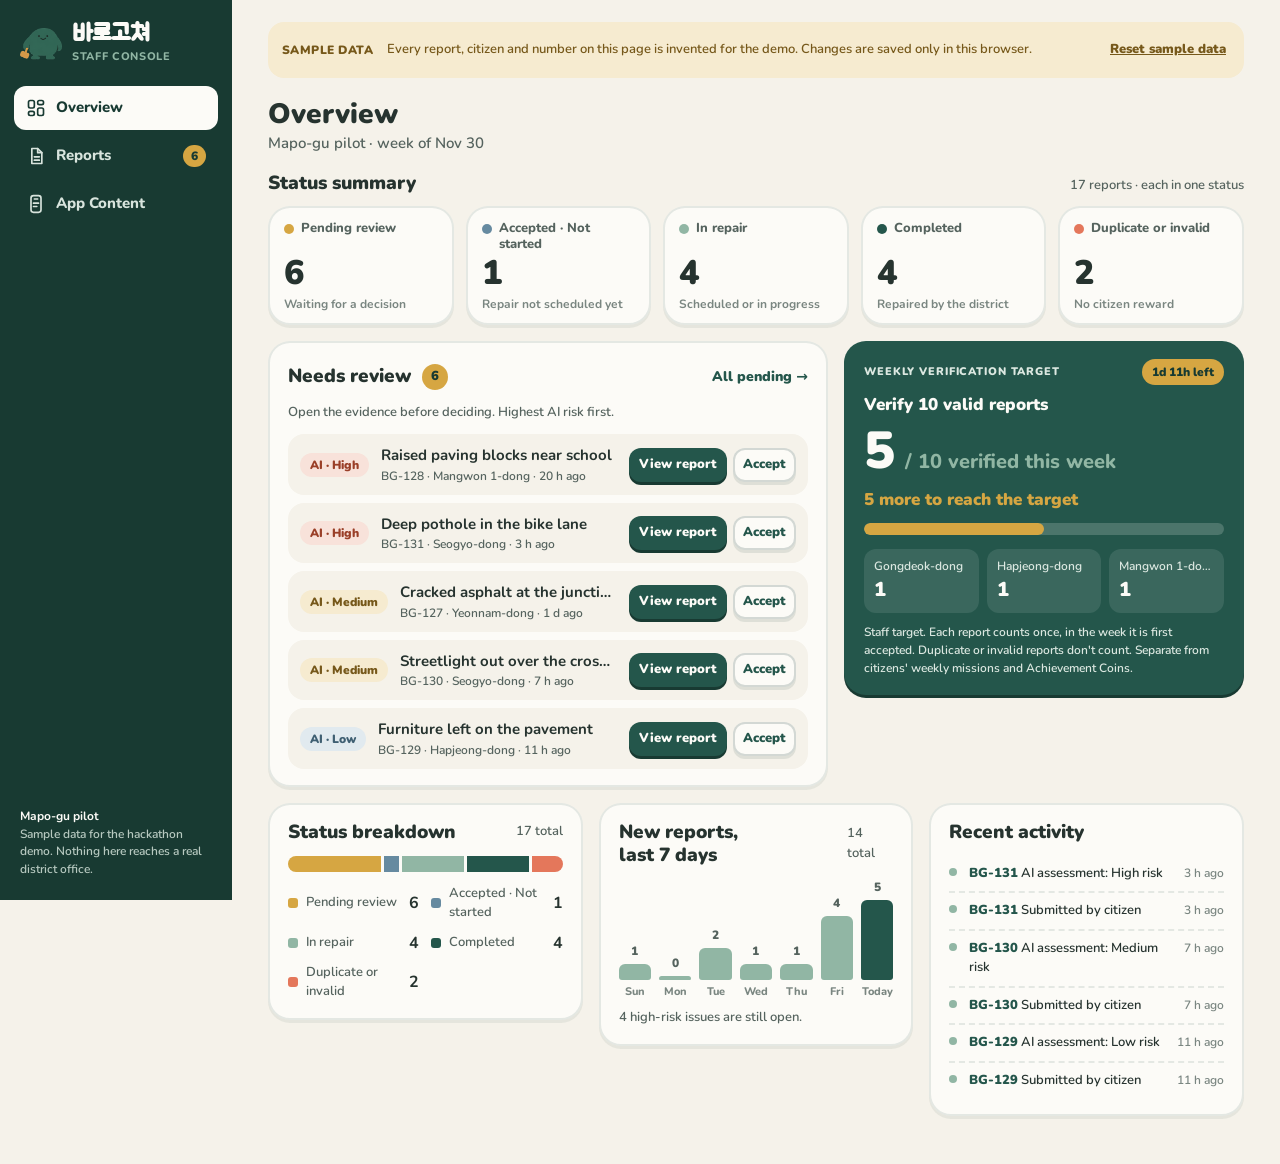
<file: BaroGochyeo Staff Console.html>
<!doctype html><html><head><meta charset=utf8><meta name=viewport content="width=device-width,initial-scale=1,viewport-fit=cover"><style>:root{color-scheme:light;box-sizing:border-box;padding-top:env(safe-area-inset-top,0px);padding-bottom:env(safe-area-inset-bottom,0px)}html{scroll-padding-top:env(safe-area-inset-top,0px)}body{margin:0;padding:0;font:14px -apple-system,BlinkMacSystemFont,sans-serif;background:#faf9f5;color:#141413}img{max-width:100%}[hidden]:not([hidden=until-found i]){display:none!important}</style></head><body>
<title>BaroGochyeo Staff Console</title>
<link rel="preconnect" href="https://fonts.googleapis.com">
<link rel="preconnect" href="https://fonts.gstatic.com" crossorigin>
<link rel="stylesheet" href="https://fonts.googleapis.com/css2?family=Jua&family=Nunito:wght@500;600;700;800;900&display=swap">
<style>
/* Layout: staff console. A fixed rail (top bar on phones) beside one working column; summary first, detail on demand.
   Palette and type come from the BaroGochyeo citizen app: forest, sage, blue, coral, mustard on ivory. Flat colour, resting edges, no gradients. */
:root{
  --bg:#F5F2EA; --bg-2:#ECE8DC; --paper:#FCFBF7; --ink:#26332F; --ink-2:#55635E; --ink-3:#7A8681;
  --forest:#24564B; --forest-dk:#183A32; --on-forest:#FCFBF7; --sage:#91B6A4; --sage-pale:#DCE8E1;
  --blue:#668AA0; --coral:#E4775B; --mustard:#D6A642; --mustard-dk:#A87E27;
  --line:rgba(24,58,50,.10); --line-2:rgba(24,58,50,.18); --rest:0 3px 0 rgba(24,58,50,.07); --press:0 3px 0 var(--forest-dk);
  --high-tint:#F8E2DA; --high-ink:#9A3F28; --med-tint:#F6EBD0; --med-ink:#76581A; --low-tint:#E1EAEF; --low-ink:#3F5F72; --ok-tint:#DCE8E1; --ok-ink:#24564B; --muted-tint:#E7EAE8; --muted-ink:#46534E;
  --sample:#F6EBD0; --sample-ink:#76581A;
  --f-display:"Nunito","Apple SD Gothic Neo","Malgun Gothic",sans-serif; --f-body:"Nunito","Apple SD Gothic Neo","Malgun Gothic",system-ui,sans-serif; --f-brand:"Jua","Nunito",sans-serif;
  --r-sm:12px; --r-md:16px; --r-lg:22px;
}
@media (prefers-color-scheme: dark){:root:not([data-theme="light"]){
  --bg:#13231F; --bg-2:#1A2F29; --paper:#1F3631; --ink:#F5F2EA; --ink-2:#B7C2BC; --ink-3:#8C9993; --forest:#2C6557; --forest-dk:#0E1F1B; --sage-pale:#2A443B;
  --line:rgba(245,242,234,.09); --line-2:rgba(245,242,234,.17); --rest:0 3px 0 rgba(0,0,0,.2);
  --high-tint:#3A2B24; --high-ink:#F2A58F; --med-tint:#36301F; --med-ink:#EDC57F; --low-tint:#22343A; --low-ink:#A9C4D2; --ok-tint:#22392F; --ok-ink:#A9D3BF; --muted-tint:#2A3A35; --muted-ink:#C3CBC6;
  --sample:#36301F; --sample-ink:#EDC57F; color-scheme:dark}}
:root[data-theme="dark"]{
  --bg:#13231F; --bg-2:#1A2F29; --paper:#1F3631; --ink:#F5F2EA; --ink-2:#B7C2BC; --ink-3:#8C9993; --forest:#2C6557; --forest-dk:#0E1F1B; --sage-pale:#2A443B;
  --line:rgba(245,242,234,.09); --line-2:rgba(245,242,234,.17); --rest:0 3px 0 rgba(0,0,0,.2);
  --high-tint:#3A2B24; --high-ink:#F2A58F; --med-tint:#36301F; --med-ink:#EDC57F; --low-tint:#22343A; --low-ink:#A9C4D2; --ok-tint:#22392F; --ok-ink:#A9D3BF; --muted-tint:#2A3A35; --muted-ink:#C3CBC6;
  --sample:#36301F; --sample-ink:#EDC57F; color-scheme:dark}
*,*::before,*::after{box-sizing:border-box}
html,body{height:100%}
body{background:var(--bg);color:var(--ink);font-family:var(--f-body);font-size:15px;line-height:1.5;font-weight:600;-webkit-font-smoothing:antialiased}
button,input,select,textarea{font:inherit;color:inherit}
button{cursor:pointer}
h1,h2,h3{font-family:var(--f-display);font-weight:900;margin:0;line-height:1.2;text-wrap:balance}
h1{font-size:28px}h2{font-size:19px}h3{font-size:15px}
p{margin:0}
:focus-visible{outline:3px solid var(--mustard);outline-offset:2px;border-radius:8px}
.num{font-variant-numeric:tabular-nums}
.muted{color:var(--ink-2)} .small{font-size:13px}
.label{font-size:11px;font-weight:900;letter-spacing:.08em;text-transform:uppercase;color:var(--ink-2)}

/* ---------- Shell ---------- */
.shell{display:grid;grid-template-columns:232px minmax(0,1fr);min-height:100%}
.rail{position:sticky;top:0;height:100vh;background:var(--forest-dk);color:#FCFBF7;padding:22px 14px;display:flex;flex-direction:column;gap:20px}
.brand{display:flex;align-items:center;gap:10px;padding:0 6px}
.brand img{width:42px;height:auto}
.wordmark{font-family:var(--f-brand);font-size:24px;line-height:1;color:#FCFBF7}
.brand small{display:block;font-size:11px;font-weight:800;letter-spacing:.06em;text-transform:uppercase;color:var(--sage);margin-top:3px}
.nav{display:grid;gap:4px}
.nav a{display:flex;align-items:center;gap:10px;min-height:44px;padding:0 12px;border-radius:var(--r-sm);color:#D8E4DD;text-decoration:none;font-weight:800}
.nav a:hover{background:rgba(252,251,247,.07)}
.nav a[aria-current="page"]{background:#FCFBF7;color:#183A32}
.nav a .count{margin-left:auto;font-size:12px;font-weight:900;padding:2px 8px;border-radius:999px;background:var(--mustard);color:#183A32}
.nav svg{width:20px;height:20px;flex:none}
.rail-foot{margin-top:auto;font-size:12px;color:#B7C9C0;line-height:1.45;padding:0 6px}
.rail-foot b{color:#FCFBF7;display:block}
main{min-width:0;padding-block:22px 48px;padding-inline:clamp(16px,3vw,36px)}
.sample-bar{display:flex;flex-wrap:wrap;align-items:center;gap:8px 14px;padding:10px 14px;border-radius:var(--r-md);background:var(--sample);color:var(--sample-ink);font-size:13px;margin-bottom:20px}
.sample-bar b{font-weight:900;letter-spacing:.04em;text-transform:uppercase;font-size:12px}
.sample-bar button{margin-left:auto;border:0;background:transparent;color:inherit;font-weight:900;text-decoration:underline;min-height:36px;padding:0 4px}
.page-head{display:flex;flex-wrap:wrap;align-items:flex-end;justify-content:space-between;gap:10px 20px;margin-bottom:18px}
.page-head p{color:var(--ink-2)}

/* ---------- Surfaces ---------- */
.panel{background:var(--paper);border-radius:var(--r-lg);box-shadow:inset 0 0 0 2px var(--line),var(--rest);padding:18px 20px;min-width:0}
.panel-head{display:flex;align-items:center;justify-content:space-between;gap:12px;margin-bottom:12px}
.link{border:0;background:none;color:var(--forest);font-weight:900;font-size:14px;text-decoration:none;min-height:36px;display:inline-flex;align-items:center;gap:4px;padding:0}
:root[data-theme="dark"] .link{color:var(--sage)}
@media (prefers-color-scheme: dark){:root:not([data-theme="light"]) .link{color:var(--sage)}}

/* ---------- Overview ---------- */
.kpis{display:grid;grid-template-columns:repeat(5,minmax(0,1fr));gap:12px;margin-bottom:16px}
.kpi{border:0;text-align:left;min-width:0;background:var(--paper);border-radius:var(--r-lg);box-shadow:inset 0 0 0 2px var(--line),var(--rest);padding:14px 16px 12px;display:grid;gap:2px;transition:transform .12s ease,box-shadow .12s ease}
.kpi:hover{transform:translateY(-2px);box-shadow:inset 0 0 0 2px var(--line-2),0 5px 0 rgba(24,58,50,.1)}
.kpi:active{transform:translateY(1px)}
.kpi .k{font-size:13px;font-weight:800;color:var(--ink-2);display:flex;align-items:flex-start;gap:7px;line-height:1.3;min-height:2.6em}
.kpi .k i{margin-top:4px}
.kpi .k i{width:10px;height:10px;border-radius:50%;flex:none}
.kpi b{font-family:var(--f-display);font-size:34px;font-weight:900;line-height:1.1}
.kpi small{font-size:12px;color:var(--ink-3);font-weight:700}
.kpi.flash b{animation:flash .9s ease}
@keyframes flash{30%{color:var(--mustard-dk);transform:scale(1.08)}}
.ov-grid{display:grid;grid-template-columns:minmax(0,1.4fr) minmax(0,1fr);gap:16px;align-items:start;margin-bottom:16px}
.ov-secondary{display:grid;grid-template-columns:repeat(3,minmax(0,1fr));gap:16px;align-items:start}
.section-title{display:flex;flex-wrap:wrap;align-items:baseline;justify-content:space-between;gap:4px 12px;margin-bottom:10px}
.badge{display:inline-grid;place-items:center;min-width:26px;height:26px;padding:0 7px;margin-left:6px;border-radius:999px;background:var(--mustard);color:#183A32;font-size:13px;vertical-align:2px}
.vh{position:absolute!important;width:1px;height:1px;overflow:hidden;clip:rect(0 0 0 0);white-space:nowrap}
.link.inline{min-height:0;font-size:13px}
.mission h3{color:var(--on-forest);font-size:17px}
.stackcol{display:grid;gap:16px;min-width:0}

.mission{background:var(--forest);color:var(--on-forest);border-radius:var(--r-lg);padding:18px 20px;box-shadow:var(--press);display:grid;gap:10px}
.mission .label{color:var(--sage-pale)}
:root[data-theme="dark"] .mission .label{color:var(--sage)}
.mission-top{display:flex;justify-content:space-between;align-items:center;gap:10px}
.pill-time{font-size:12px;font-weight:900;padding:4px 10px;border-radius:999px;background:var(--mustard);color:#183A32;white-space:nowrap}
.mission-main{display:flex;align-items:baseline;gap:10px;flex-wrap:wrap}
.mission-main b{font-family:var(--f-display);font-size:52px;font-weight:900;line-height:1}
.mission-main span{font-family:var(--f-display);font-size:20px;font-weight:800;color:var(--sage)}
.mission-msg{font-family:var(--f-display);font-weight:900;font-size:17px;color:var(--mustard)}
.meter{height:12px;border-radius:10px;background:rgba(252,251,247,.18);overflow:hidden}
.meter i{display:block;height:100%;background:var(--mustard);border-radius:10px;transition:width .7s cubic-bezier(.2,.8,.2,1)}
.mission-hoods{display:grid;grid-template-columns:repeat(3,minmax(0,1fr));gap:8px;margin-top:4px}
.mission-hoods div{background:rgba(252,251,247,.1);border-radius:12px;padding:8px 10px;min-width:0}
.mission-hoods small{display:block;font-size:12px;color:var(--sage-pale);white-space:nowrap;overflow:hidden;text-overflow:ellipsis}
.mission-hoods b{font-family:var(--f-display);font-size:20px;font-weight:900}
.mission-note{font-size:12px;color:var(--sage-pale)}

.queue{display:grid;gap:8px}
.q-row{display:grid;grid-template-columns:auto minmax(0,1fr) auto;align-items:center;gap:12px;padding:10px 12px;border-radius:var(--r-md);background:var(--bg);text-decoration:none;color:inherit}
.q-row .t{min-width:0}
.q-row .t b{display:block;white-space:nowrap;overflow:hidden;text-overflow:ellipsis}
.q-row .t small{display:block;font-size:12px;color:var(--ink-2)}
.q-actions{display:flex;gap:6px;flex-wrap:wrap;justify-content:flex-end}
.empty{display:grid;justify-items:center;text-align:center;gap:6px;padding:18px 8px;color:var(--ink-2)}
.empty img{width:72px}

.mix{display:flex;height:16px;border-radius:10px;overflow:hidden;gap:3px;margin:6px 0 12px}
.mix i{display:block;min-width:6px;transition:flex-grow .6s ease}
.legend{display:grid;grid-template-columns:repeat(auto-fill,minmax(130px,1fr));gap:8px 12px;margin:0;padding:0;list-style:none}
.legend li{display:flex;align-items:center;gap:8px;font-size:13px;color:var(--ink-2)}
.legend li i{width:10px;height:10px;border-radius:3px;flex:none}
.legend li b{margin-left:auto;color:var(--ink);font-family:var(--f-display);font-size:16px}
.bars{display:grid;grid-template-columns:repeat(7,minmax(0,1fr));gap:8px;align-items:end;height:120px;margin-top:6px}
.bars div{display:grid;gap:4px;justify-items:center;align-self:end}
.bars span{width:100%;max-width:34px;background:var(--sage);border-radius:6px 6px 3px 3px;min-height:4px;transition:height .5s ease}
.bars span.today{background:var(--forest)}
.bars small{font-size:11px;color:var(--ink-3);font-weight:800}
.bars em{font-style:normal;font-size:12px;font-weight:900;color:var(--ink-2)}
.feed{list-style:none;margin:0;padding:0;display:grid}
.feed li{display:grid;grid-template-columns:10px minmax(0,1fr) auto;gap:10px;align-items:baseline;padding:8px 0;border-top:2px dashed var(--line);font-size:13px}
.feed li:first-child{border-top:0}
.feed li i{width:8px;height:8px;border-radius:50%;background:var(--sage);transform:translateY(-1px)}
.feed time{font-size:12px;color:var(--ink-3);white-space:nowrap}

/* ---------- Chips + buttons ---------- */
.chip{display:inline-flex;align-items:center;gap:5px;white-space:nowrap;padding:3px 10px;border-radius:999px;font-size:12px;font-weight:900;background:var(--muted-tint);color:var(--muted-ink)}
.chip.high{background:var(--high-tint);color:var(--high-ink)} .chip.medium{background:var(--med-tint);color:var(--med-ink)} .chip.low{background:var(--low-tint);color:var(--low-ink)}
.chip.pending{background:var(--med-tint);color:var(--med-ink)} .chip.accepted{background:var(--ok-tint);color:var(--ok-ink)} .chip.duplicate,.chip.invalid{background:var(--high-tint);color:var(--high-ink)}
.chip.st-pending{background:var(--med-tint);color:var(--med-ink)} .chip.st-accepted{background:var(--low-tint);color:var(--low-ink)} .chip.st-repairing{background:var(--ok-tint);color:var(--ok-ink)}
.chip.st-completed{background:var(--forest);color:var(--on-forest)} .chip.st-rejected{background:var(--high-tint);color:var(--high-ink)}
.btn{display:inline-flex;align-items:center;justify-content:center;gap:6px;min-height:40px;padding:0 14px;border:0;border-radius:var(--r-sm);font-weight:900;font-size:14px;background:var(--forest);color:var(--on-forest);box-shadow:var(--press);transition:transform .12s ease,box-shadow .12s ease;text-decoration:none}
.btn:hover{transform:translateY(-1px)}
.btn:active{transform:translateY(2px);box-shadow:0 1px 0 var(--forest-dk)}
.btn.soft{background:var(--paper);color:var(--forest);box-shadow:inset 0 0 0 2px var(--line-2),0 3px 0 rgba(24,58,50,.1)}
:root[data-theme="dark"] .btn.soft{color:var(--sage)}
@media (prefers-color-scheme: dark){:root:not([data-theme="light"]) .btn.soft{color:var(--sage)}}
.btn.sm{min-height:34px;padding:0 10px;font-size:13px}
.btn:disabled{opacity:.45;cursor:not-allowed;transform:none}

/* ---------- Reports list ---------- */
.toolbar{display:flex;flex-wrap:wrap;gap:10px;align-items:center;margin-bottom:12px}
.search{flex:1 1 220px;min-width:0;min-height:42px;border:0;border-radius:var(--r-sm);padding:0 14px;background:var(--paper);box-shadow:inset 0 0 0 2px var(--line-2)}
.search:focus{outline:none;box-shadow:inset 0 0 0 2px var(--forest)}
select.sel{min-height:42px;border:0;border-radius:var(--r-sm);padding:0 12px;background:var(--paper);box-shadow:inset 0 0 0 2px var(--line-2);font-weight:800}
.filters{display:flex;gap:6px;overflow-x:auto;padding-bottom:6px;margin-bottom:6px}
.filters button{flex:none;border:0;min-height:38px;padding:0 12px;border-radius:999px;background:var(--paper);box-shadow:inset 0 0 0 2px var(--line-2);font-weight:800;font-size:13px;color:var(--ink-2)}
.filters button b{margin-left:4px;font-weight:900;color:var(--ink)}
.filters button[aria-pressed="true"]{background:var(--forest);color:var(--on-forest);box-shadow:none}
.filters button[aria-pressed="true"] b{color:var(--mustard)}
.filters .sep{flex:none;width:2px;margin:6px 2px;background:var(--line-2);border-radius:2px}
.table-wrap{overflow-x:auto;border-radius:var(--r-lg);background:var(--paper);box-shadow:inset 0 0 0 2px var(--line),var(--rest)}
table{width:100%;border-collapse:collapse;min-width:720px}
th{text-align:left;font-size:11px;font-weight:900;letter-spacing:.08em;text-transform:uppercase;color:var(--ink-2);padding:12px 14px;border-bottom:2px solid var(--line)}
td{padding:11px 14px;border-bottom:2px dashed var(--line);vertical-align:middle}
tr:last-child td{border-bottom:0}
tbody tr{cursor:pointer;transition:background-color .12s ease}
td.act{text-align:right;width:1%;white-space:nowrap}
.btn.view{min-width:64px}
tbody tr:hover{background:var(--bg)}
td .ttl{display:block;font-weight:800;max-width:300px;white-space:nowrap;overflow:hidden;text-overflow:ellipsis}
td .id{font-size:12px;color:var(--ink-3);font-weight:800}
.stripe{width:6px;padding:0!important}
.stripe i{display:block;width:4px;height:34px;border-radius:4px;margin-left:8px}
.cards{display:none}

/* ---------- Detail ---------- */
.back{display:inline-flex;align-items:center;gap:6px;min-height:40px;font-weight:900;color:var(--ink-2);text-decoration:none;margin-bottom:4px}
.detail-head{display:flex;flex-wrap:wrap;gap:8px 12px;align-items:center;margin-top:8px}
.d-grid{display:grid;grid-template-columns:minmax(0,1.4fr) minmax(0,1fr);gap:16px;align-items:start;margin-top:16px}
.photo{position:relative;border-radius:var(--r-md);overflow:hidden;background:#26332F;aspect-ratio:4/3;max-width:100%}
.photo svg{display:block;width:100%;height:100%}
.photo .tag{position:absolute;left:10px;top:10px;font-size:11px;font-weight:900;letter-spacing:.06em;text-transform:uppercase;padding:4px 9px;border-radius:999px;background:rgba(24,58,50,.82);color:#FCFBF7}
.photo .pin{position:absolute;width:26px;height:26px;margin:-13px 0 0 -13px;border-radius:50%;border:4px solid #FCFBF7;background:var(--coral);box-shadow:0 2px 0 rgba(0,0,0,.3)}
.facts{display:grid;margin:0}
.facts div{display:grid;grid-template-columns:130px minmax(0,1fr);gap:12px;padding:9px 0;border-top:2px dashed var(--line)}
.facts div:first-child{border-top:0}
.facts dt{color:var(--ink-2);font-size:13px;font-weight:800}
.facts dd{margin:0;font-weight:700;min-width:0;overflow-wrap:anywhere}
.seg{display:grid;grid-template-columns:repeat(4,minmax(0,1fr));gap:6px}
.seg.three{grid-template-columns:repeat(3,minmax(0,1fr))}
.seg button{border:0;min-height:42px;border-radius:var(--r-sm);background:var(--paper);box-shadow:inset 0 0 0 2px var(--line-2),0 2px 0 rgba(24,58,50,.08);font-weight:900;font-size:13px;padding:0 6px}
.seg button[aria-pressed="true"]{background:var(--forest);color:var(--on-forest);box-shadow:0 3px 0 var(--forest-dk)}
.seg button[aria-pressed="true"].warn{background:var(--coral);color:#26332F;box-shadow:0 3px 0 var(--high-ink)}
.seg button:disabled{opacity:.4;cursor:not-allowed}
.action-group{display:grid;gap:8px;padding:12px 0;border-top:2px dashed var(--line)}
.action-group:first-of-type{border-top:0;padding-top:0}
.hint{font-size:12px;color:var(--ink-3)}
textarea{width:100%;min-height:76px;border:0;border-radius:var(--r-sm);padding:10px 12px;background:var(--bg);box-shadow:inset 0 0 0 2px var(--line-2);resize:vertical}
textarea:focus{outline:none;box-shadow:inset 0 0 0 2px var(--forest)}
.history{list-style:none;margin:0;padding:0}
.history li{position:relative;padding:0 0 12px 22px;font-size:13px}
.history li::before{content:"";position:absolute;left:4px;top:7px;width:8px;height:8px;border-radius:50%;background:var(--sage)}
.history li::after{content:"";position:absolute;left:7px;top:17px;bottom:0;width:2px;background:var(--line-2)}
.history li:last-child::after{display:none}
.history time{display:block;font-size:12px;color:var(--ink-3)}
.pager{display:flex;justify-content:space-between;gap:10px;margin-top:16px}

/* ---------- Toast ---------- */
.toast{position:fixed;left:50%;bottom:calc(18px + env(safe-area-inset-bottom,0px));transform:translateX(-50%) translateY(20px);opacity:0;pointer-events:none;display:flex;align-items:center;gap:12px;max-width:min(560px,calc(100% - 32px));padding:10px 10px 10px 16px;border-radius:var(--r-md);background:#26332F;color:#F5F2EA;font-weight:800;font-size:14px;box-shadow:0 4px 0 rgba(0,0,0,.2);transition:all .22s ease;z-index:20}
.toast.on{opacity:1;transform:translateX(-50%);pointer-events:auto}
.toast button{border:0;background:var(--mustard);color:#183A32;font-weight:900;border-radius:10px;min-height:34px;padding:0 12px;flex:none}


/* ---------- App Content ---------- */
.sync-note{display:flex;flex-wrap:wrap;gap:4px 10px;padding:10px 14px;border-radius:var(--r-md);background:var(--bg-2);color:var(--ink-2);font-size:13px;margin-bottom:16px}
.sync-note b{color:var(--ink);font-weight:900}
.content-grid{display:grid;grid-template-columns:minmax(0,1.25fr) minmax(0,1fr);gap:16px;align-items:start}
.preview-col{position:sticky;top:16px}
.sel.sm{min-height:38px;max-width:60%;font-size:13px}
.sample-chip{font-size:11px;font-weight:900;letter-spacing:.04em;text-transform:uppercase;padding:3px 9px;border-radius:999px;background:var(--sample);color:var(--sample-ink);white-space:nowrap}
form{display:grid;gap:12px}
.fld{display:grid;gap:5px;border:0;margin:0;padding:0;min-width:0}
.fld label,.fld legend{font-size:13px;font-weight:900;color:var(--ink);padding:0}
.fld legend{margin-bottom:5px}
.fld input,.fld-row input{width:100%;min-height:42px;border:0;border-radius:var(--r-sm);padding:0 12px;background:var(--bg);box-shadow:inset 0 0 0 2px var(--line-2);font-weight:700}
.fld input:focus,.fld textarea:focus{outline:none;box-shadow:inset 0 0 0 2px var(--forest)}
.fld input:disabled{opacity:.55;cursor:not-allowed}
.fld.bad input,.fld.bad textarea{box-shadow:inset 0 0 0 2px var(--coral);background:var(--high-tint)}
.fld textarea{min-height:84px}
.fld-row{display:grid;grid-template-columns:repeat(2,minmax(0,1fr));gap:12px}
.err{font-size:12px;font-weight:900;color:var(--high-ink)}
.err::before{content:"!";display:inline-grid;place-items:center;width:16px;height:16px;margin-right:6px;border-radius:50%;background:var(--coral);color:#26332F;font-size:11px}
.hint.counts{background:var(--bg);border-radius:10px;padding:8px 10px;color:var(--ink-2);margin-top:6px}
.hint.counts b{color:var(--ink)}
.seg.two{grid-template-columns:repeat(2,minmax(0,1fr))}
.lock{font-size:11px;font-weight:900;padding:1px 7px;border-radius:999px;background:var(--muted-tint);color:var(--muted-ink);margin-left:4px}
.lock-note{font-size:13px;line-height:1.45;padding:10px 12px;border-radius:12px;background:var(--med-tint);color:var(--ink);margin-bottom:12px}
.lock-note .link{min-height:32px;font-size:13px}
.form-actions{display:flex;flex-wrap:wrap;align-items:center;gap:8px 10px}
.dirty{font-size:12px;font-weight:900;color:var(--med-ink);background:var(--med-tint);padding:3px 9px;border-radius:999px}
/* Citizen phone preview: the citizen app's own look, scaled down. */
.phone{display:grid;gap:10px;padding:14px;border-radius:26px;background:#F5F2EA;color:#26332F;box-shadow:inset 0 0 0 6px #26332F;max-width:340px;margin:0 auto;padding:18px}
.phone-top{display:flex;align-items:center;gap:8px}.phone-top img{width:30px}.phone-top .chip{margin-left:auto;background:#ECE8DC;color:#183A32}
.wordmark-sm{font-family:var(--f-brand);font-size:20px;color:#24564B}
.c-hero{display:grid;gap:3px;background:#ECE8DC;border-radius:18px;padding:12px 14px}
.c-hero b{font-family:var(--f-display);font-size:17px;font-weight:900}.c-hero span{font-size:12px;color:#55635E}
.c-btn{justify-self:start;margin-top:6px;background:#24564B;color:#FCFBF7!important;font-weight:900;font-size:12px!important;padding:6px 12px;border-radius:10px;box-shadow:0 3px 0 #183A32}
.c-mission{display:grid;gap:4px;background:#24564B;color:#FCFBF7;border-radius:20px;padding:14px;box-shadow:0 4px 0 #183A32}
.c-mission.paused{opacity:.55;filter:grayscale(.5)}
.c-top{display:flex;justify-content:space-between;align-items:center;gap:8px}
.c-kicker{font-size:10px;font-weight:900;letter-spacing:.08em;text-transform:uppercase;color:#DCE8E1}
.c-pill{font-size:10px;font-weight:900;padding:3px 8px;border-radius:999px;background:#D6A642;color:#183A32;white-space:nowrap}
.c-title{font-family:var(--f-display);font-size:16px;font-weight:900;overflow-wrap:anywhere}
.c-desc{font-size:12px;color:#DCE8E1;overflow-wrap:anywhere}
.c-count{display:flex;align-items:baseline;gap:6px;margin-top:2px}.c-count strong{font-family:var(--f-display);font-size:36px;font-weight:900;line-height:1}.c-count span{font-size:13px;font-weight:800;color:#91B6A4}
.c-meter{height:9px;border-radius:9px;background:rgba(252,251,247,.2);overflow:hidden}.c-meter i{display:block;height:100%;background:#D6A642;border-radius:9px}
.c-foot{display:flex;flex-wrap:wrap;justify-content:space-between;gap:4px 8px;font-size:12px;font-weight:900;color:#D6A642;margin-top:2px}
.c-bonus{color:#FCFBF7;background:rgba(252,251,247,.14);padding:2px 8px;border-radius:999px}
.c-paused-note{font-size:11px;font-weight:800;color:#FCFBF7}
.c-ann{display:flex;gap:10px;align-items:flex-start;padding:10px 12px;border-radius:16px;background:#F6EBD0;color:#26332F;box-shadow:inset 0 0 0 2px rgba(168,126,39,.3)}
.c-ann-icon{flex:none;width:30px;height:30px;border-radius:10px;background:#D6A642;color:#183A32;display:grid;place-items:center}.c-ann-icon svg{width:18px;height:18px}
.c-ann>span:last-child{display:grid;gap:2px;min-width:0}.c-ann b{font-size:14px;font-weight:900;overflow-wrap:anywhere}.c-ann span span{font-size:12px;color:#55635E;overflow-wrap:anywhere}
.c-empty{font-size:12px;font-weight:800;color:#7A8681;text-align:center;padding:12px;border-radius:14px;border:2px dashed #D8D3C5}
@media (max-width:1100px){.content-grid{grid-template-columns:minmax(0,1fr)}.preview-col{position:static}}
@media (max-width:520px){.fld-row{grid-template-columns:minmax(0,1fr)}.panel-head{flex-wrap:wrap}.sel.sm{max-width:100%;width:100%}}

/* ---------- Narrow screens ---------- */
@media (max-width:1180px){.ov-secondary{grid-template-columns:repeat(2,minmax(0,1fr))}.ov-secondary>:last-child{grid-column:1/-1}}
@media (max-width:1100px){.kpis{grid-template-columns:repeat(3,minmax(0,1fr))}.ov-grid,.d-grid{grid-template-columns:minmax(0,1fr)}}
@media (max-width:760px){
  .shell{grid-template-columns:minmax(0,1fr)}
  .rail{position:sticky;top:env(safe-area-inset-top,0px);height:auto;flex-direction:row;align-items:center;padding:10px 16px;gap:12px;z-index:10}
  .brand img{width:32px}.wordmark{font-size:20px}.brand small{display:none}
  .nav{display:flex;margin-left:auto}.nav a{min-height:40px;padding:0 10px;font-size:14px}.nav a svg{display:none}
  .rail-foot{display:none}
  .kpis{grid-template-columns:repeat(2,minmax(0,1fr))}
  .kpi b{font-size:28px}
  h1{font-size:24px}
  .table-wrap{display:none}
  .cards{display:grid;gap:8px}
  .card-row{display:grid;grid-template-columns:4px minmax(0,1fr) auto;align-items:center;gap:12px;padding:12px;border-radius:var(--r-md);background:var(--paper);box-shadow:inset 0 0 0 2px var(--line)}
  .card-row .bar{align-self:stretch}
  .card-row .body{min-width:0}
  .ov-secondary{grid-template-columns:minmax(0,1fr)}
  .q-row{grid-template-columns:minmax(0,1fr);gap:8px}
  .q-actions{justify-content:flex-start}
  .card-row .bar{border-radius:4px}
  .card-row b{display:block;overflow-wrap:anywhere}
  .card-row .meta{display:flex;flex-wrap:wrap;gap:6px;margin-top:6px}
  .facts div{grid-template-columns:minmax(0,1fr);gap:2px}
  .mission-main b{font-size:44px}
}
@media (max-width:420px){.nav{gap:2px}.nav a{padding:0 7px;font-size:12.5px}.brand .wordmark{display:none}.seg{grid-template-columns:repeat(2,minmax(0,1fr))}}
@media (prefers-reduced-motion:reduce){*{transition:none!important;animation:none!important}}
</style>

<div class="shell">
  <aside class="rail">
    <div class="brand"><img src="[data-uri]" alt=""><div><div class="wordmark" lang="ko">바로고쳐</div><small>Staff console</small></div></div>
    <nav class="nav" aria-label="Sections">
      <a href="#overview" data-nav="overview"><svg viewBox="0 0 24 24" fill="none" stroke="currentColor" stroke-width="2" stroke-linecap="round" stroke-linejoin="round"><rect x="3" y="3" width="7" height="9" rx="2"/><rect x="14" y="3" width="7" height="5" rx="2"/><rect x="14" y="12" width="7" height="9" rx="2"/><rect x="3" y="16" width="7" height="5" rx="2"/></svg>Overview</a>
      <a href="#reports" data-nav="reports"><svg viewBox="0 0 24 24" fill="none" stroke="currentColor" stroke-width="2" stroke-linecap="round" stroke-linejoin="round"><path d="M7 3h7l5 5v13H7z"/><path d="M14 3v5h5M10 13h6M10 17h6"/></svg>Reports<span class="count num" id="navPending"></span></a>
      <a href="#content" data-nav="content"><svg viewBox="0 0 24 24" fill="none" stroke="currentColor" stroke-width="2" stroke-linecap="round" stroke-linejoin="round"><rect x="6" y="2" width="12" height="20" rx="3"/><path d="M10 6h4M9 11h6M9 15h4"/></svg>App Content</a>
    </nav>
    <div class="rail-foot"><b>Mapo-gu pilot</b>Sample data for the hackathon demo. Nothing here reaches a real district office.</div>
  </aside>
  <main id="main" tabindex="-1">
    <div class="sample-bar" role="note"><b>Sample data</b><span>Every report, citizen and number on this page is invented for the demo. Changes are saved only in this browser.</span><button type="button" id="resetBtn">Reset sample data</button></div>
    <div id="view"></div>
  </main>
</div>
<div class="toast" id="toast" role="status" aria-live="polite"><span id="toastMsg"></span><button type="button" id="toastUndo" hidden>Undo</button></div>

<script>
"use strict";
const MASCOT = document.querySelector(".brand img").src;
const DAY = 864e5, GOAL = 10, KEY = "bg_admin_demo_v2";
const CAT = {pothole:"Pothole / road damage", sidewalk:"Damaged sidewalk", light:"Streetlight / public facility", dumping:"Illegal dumping", other:"Other"};
const DEPT = {pothole:"Road Maintenance", sidewalk:"Public Works", light:"Street Facilities", dumping:"Sanitation", other:"Unassigned"};
const REVIEW = {pending:"Pending review", accepted:"Accepted", duplicate:"Duplicate", invalid:"Invalid"};
const REPAIR = {not_started:"Not started", scheduled:"Scheduled", in_progress:"In progress", completed:"Completed"};
const RISK = {high:"High", medium:"Medium", low:"Low"};

/* Monday 00:00 in Seoul, as a timestamp. The target, its countdown and the "week of" label all use it. */
function weekStart(now = Date.now()){ const k = new Date(now + 9*36e5); const off = (k.getUTCDay()+6)%7; return Date.UTC(k.getUTCFullYear(), k.getUTCMonth(), k.getUTCDate()-off) - 9*36e5; }

/* ---------- Sample data (invented) ----------
   Review decision and repair progress are separate fields. firstAcceptedAt records the first acceptance
   and is never cleared by later decisions, so a report earns weekly-target credit once. */
function seed(){
  const now = Date.now(), ws = weekStart(now), h = n => n*36e5;
  /* acc: "w0.9" = accepted 90% of the way through this week so far; a number = hours before this week began. */
  const at = acc => typeof acc === "string" ? ws + Number(acc.slice(1)) * (now - ws) : ws - h(acc);
  /* [n, cat, title, description, hood, place, hoursAgo (pending/rejected), aiRisk, aiReason, review, repair, acc, pin] */
  const rows = [
    [131,"pothole","Deep pothole in the bike lane","A round pothole about 40 cm across sits in the bike lane on Yanghwa-ro. Riders swerve into traffic to avoid it.","Seogyo-dong","Yanghwa-ro 160, by Hongik Univ. Station exit 9",3,"high","Deep enough to unbalance a bicycle at speed.","pending",null,null,[.52,.62]],
    [130,"light","Streetlight out over the crossing","The light above the zebra crossing on Wausan-ro 29-gil has been dark for three nights.","Seogyo-dong","Wausan-ro 29-gil crossing",7,"medium","Unlit crossing at night; moderate pedestrian risk.","pending",null,null,[.62,.28]],
    [129,"dumping","Furniture left on the pavement","A sofa and two chairs block half of the pavement next to the bus stop.","Hapjeong-dong","Bus stop 14-128, Hapjeong-ro",11,"low","Partial obstruction; pedestrians can pass.","pending",null,null,[.46,.58]],
    [128,"sidewalk","Raised paving blocks near school","Several paving blocks have lifted by 3–4 cm outside Mangwon Elementary's side gate.","Mangwon 1-dong","Poeun-ro 6-gil, school side gate",20,"high","Trip hazard on a school route.","pending",null,null,[.4,.7]],
    [127,"pothole","Cracked asphalt at the junction","A web of cracks with a small hole forming at the junction of Donggyo-ro and Yeonhui-ro.","Yeonnam-dong","Donggyo-ro / Yeonhui-ro junction",30,"medium","Likely to widen after rain.","pending",null,null,[.55,.5]],
    [126,"light","Flickering lamp in the park path","The second lamp on the Gyeongui Line Forest Park path flickers and goes dark for minutes.","Yeonnam-dong","Gyeongui Line Forest Park, path B",34,null,null,"pending",null,null,null],
    [125,"pothole","Pothole by the bus stop","A pothole about 30 cm wide holds water right where buses pull in.","Hapjeong-dong","Hapjeong Station bus stop",0,"high","Splash and wheel damage risk at a busy stop.","accepted","scheduled","w0.9",[.5,.66]],
    [124,"sidewalk","Broken kerb ramp","The kerb ramp has a broken edge that catches wheelchair wheels.","Seogyo-dong","Eoulmadang-ro 35",0,"high","Blocks step-free access.","accepted","in_progress","w0.75",[.35,.6]],
    [123,"dumping","Bags piled by the recycling point","Around ten bags left outside collection hours, spilling onto the road.","Mangwon 1-dong","Mangwon Market east entrance",0,"low","Sanitation issue, low safety risk.","accepted","completed","w0.6",[.6,.55]],
    [122,"pothole","Sunken manhole cover","The manhole cover sits about 3 cm below the road surface.","Gongdeok-dong","Mapo-daero 92",0,"medium","Jolts two-wheelers; worsening.","accepted","not_started","w0.45",[.5,.5]],
    [121,"light","Dark underpass","Two of four lights in the pedestrian underpass are out.","Sangam-dong","World Cup Park underpass",0,"medium","Reduced visibility in an enclosed space.","accepted","scheduled","w0.3",[.5,.35]],
    [120,"sidewalk","Loose drain grate","A drain grate rocks when stepped on.","Hapjeong-dong","Tojeong-ro 25",0,"medium","Ankle injury risk.","accepted","completed",10,[.45,.72]],
    [119,"pothole","Pothole in the crosswalk","Same pothole as BG-125, photographed from the other side.","Hapjeong-dong","Hapjeong Station bus stop",44,"high","Same location as an accepted report.","duplicate",null,null,[.5,.6]],
    [118,"other","Photo of a parked car","The photo shows a parked car without a visible hazard.","Ahyeon-dong","Ahyeon-ro 12",100,null,null,"invalid",null,null,null],
    [117,"pothole","Edge break on the bridge ramp","The asphalt edge has broken away on the Seongsan Bridge ramp.","Seongsan 1-dong","Seongsan Bridge north ramp",0,"high","Vehicle loss-of-control risk.","accepted","completed",30,[.58,.48]],
    [116,"dumping","Construction debris on the verge","Broken tiles and bricks dumped on the grass verge.","Sangam-dong","Sangam-dong 1601",0,"low","Low risk; unsightly.","accepted","in_progress",52,[.42,.64]],
    [115,"light","Traffic bollard light broken","The illuminated bollard at the crossing is cracked and dark.","Gongdeok-dong","Gongdeok Station exit 5",0,"low","Minor.","accepted","completed",70,[.5,.5]],
  ];
  return rows.map(([n,cat,title,desc,hood,place,agoH,ai,reason,review,repair,acc,pin],i) => {
    const acceptedAt = acc!=null ? at(acc) : null;
    const createdAt = acceptedAt ? acceptedAt - h(5 + i%4) : now - h(agoH);
    const history = [{at: createdAt, text: "Submitted by citizen"}];
    if(ai) history.push({at: createdAt + 4e4, text: `AI assessment: ${RISK[ai]} risk`});
    if(review!=="pending") history.push({at: acceptedAt ?? createdAt + h(2), text: `Marked ${REVIEW[review]}`});
    if(repair && repair!=="not_started") history.push({at: acceptedAt + h(1), text: `Repair ${REPAIR[repair].toLowerCase()}`});
    return { id:"BG-"+n, n, cat, title, desc, hood, place, createdAt, aiRisk: ai, aiReason: reason, staffRisk: null,
      review, repair: review==="accepted" ? repair : null, firstAcceptedAt: acceptedAt, pin,
      reporter: "Anonymous citizen #" + (0x3a7f + i*977).toString(16), accuracy: 6 + (i*7)%25, note: "", history };
  });
}
let S;
function load(){ try{ const s = JSON.parse(localStorage.getItem(KEY) || "null"); if(s && Array.isArray(s.reports)) return s; }catch{} return {reports: seed()}; }
function save(){ try{ localStorage.setItem(KEY, JSON.stringify(S)); }catch{} }
S = load();

/* ---------- One categorisation for cards, filters and the status bar ----------
   Every report sits in exactly one stage, so the five counts always add up to the total. */
const STAGES = [
  {key:"pending",   label:"Pending review",        note:"Waiting for a decision",  color:"var(--mustard)"},
  {key:"accepted",  label:"Accepted · Not started", note:"Repair not scheduled yet", color:"var(--blue)"},
  {key:"repairing", label:"In repair",              note:"Scheduled or in progress", color:"var(--sage)"},
  {key:"completed", label:"Completed",              note:"Repaired by the district", color:"var(--forest)"},
  {key:"rejected",  label:"Duplicate or invalid",   note:"No citizen reward",        color:"var(--coral)"},
];
function stage(r){
  if(r.review==="pending") return "pending";
  if(r.review!=="accepted") return "rejected";
  if(r.repair==="completed") return "completed";
  if(r.repair==="scheduled" || r.repair==="in_progress") return "repairing";
  return "accepted";
}
function stageCounts(){ const c = Object.fromEntries(STAGES.map(s => [s.key, 0])); S.reports.forEach(r => c[stage(r)]++); return c; }

/* Weekly verification target: reports first accepted this week that are still valid (not duplicate or invalid).
   Derived from the records every time, so repair changes never add credit and Undo restores it exactly. */
const countsForTarget = r => r.firstAcceptedAt != null && r.firstAcceptedAt >= weekStart() && r.review !== "duplicate" && r.review !== "invalid" && r.review !== "pending";
const targetReports = () => S.reports.filter(countsForTarget);
function targetHoods(){ const m = {}; targetReports().forEach(r => m[r.hood] = (m[r.hood]||0)+1); return Object.entries(m).sort((a,b)=>b[1]-a[1]||a[0].localeCompare(b[0])); }

/* ---------- Helpers ---------- */
const $ = s => document.querySelector(s);
const esc = s => String(s ?? "").replace(/[&<>"']/g, c => ({"&":"&amp;","<":"&lt;",">":"&gt;",'"':"&quot;","'":"&#39;"}[c]));
const ago = t => { const m = Math.round((Date.now()-t)/6e4); return m < 1 ? "just now" : m < 60 ? `${m} min ago` : m < 1440 ? `${Math.round(m/60)} h ago` : `${Math.round(m/1440)} d ago`; };
const stamp = t => new Date(t).toLocaleString("en-US",{month:"short",day:"numeric",hour:"numeric",minute:"2-digit",timeZone:"Asia/Seoul"});
const risk = r => r.staffRisk || r.aiRisk;
const riskChip = r => r.staffRisk ? `<span class="chip ${r.staffRisk}" title="Staff rating">Staff · ${RISK[r.staffRisk]}</span>`
  : r.aiRisk ? `<span class="chip ${r.aiRisk}" title="AI assessment, not yet reviewed by staff">AI · ${RISK[r.aiRisk]}</span>` : `<span class="chip">Not assessed</span>`;
const stageInfo = r => STAGES.find(s => s.key===stage(r));
const stageChip = r => { const s = stage(r); const label = s==="rejected" ? REVIEW[r.review] : s==="repairing" ? `In repair · ${REPAIR[r.repair].toLowerCase()}` : stageInfo(r).label; return `<span class="chip st-${s}">${label}</span>`; };
const hrefOf = r => "#" + r.id.replace("BG-","r");
function leftText(){ const ms = weekStart()+7*DAY-Date.now(), d = Math.floor(ms/DAY), h = Math.floor(ms%DAY/36e5); return d ? `${d}d ${h}h left` : `${h}h left`; }
const weekLabel = () => new Date(weekStart()+9*36e5).toLocaleDateString("en-US",{month:"short",day:"numeric",timeZone:"UTC"});

/* ---------- State changes ---------- */
let undo = null, toastTimer;
function toast(msg, undoFn){
  $("#toastMsg").textContent = msg; undo = undoFn || null; $("#toastUndo").hidden = !undo; $("#toast").classList.add("on");
  clearTimeout(toastTimer); toastTimer = setTimeout(() => $("#toast").classList.remove("on"), undoFn ? 7000 : 3200);
}
$("#toastUndo").onclick = () => { if(undo){ const f = undo; undo = null; f(); } $("#toast").classList.remove("on"); };
let flashKeys = [];
function change(id, patch, label){
  const r = S.reports.find(x => x.id===id); if(!r) return;
  const before = JSON.parse(JSON.stringify(r)), was = stageCounts(), wasTarget = targetReports().length;
  Object.assign(r, patch);
  if(patch.review){
    if(patch.review==="accepted"){ if(r.firstAcceptedAt == null) r.firstAcceptedAt = Date.now(); if(!r.repair) r.repair = "not_started"; }
    else r.repair = null; /* only accepted reports have repair progress */
  }
  r.history.push({at: Date.now(), text: label});
  save();
  const now = stageCounts(), target = targetReports().length;
  flashKeys = Object.keys(now).filter(k => now[k]!==was[k]);
  const move = target - wasTarget;
  toast(`${id}: ${label}.${move>0 ? " Weekly target +1." : move<0 ? " Weekly target −1." : ""}`, () => {
    const cur = S.reports.find(x => x.id===id); Object.keys(cur).forEach(k => delete cur[k]); Object.assign(cur, before);
    save(); flashKeys = []; render(); toast(`${id}: change undone.`);
  });
  render();
}

/* ---------- Overview ---------- */
function viewOverview(){
  const c = stageCounts(), total = S.reports.length, valid = targetReports().length, left = Math.max(0, GOAL - valid), hoods = targetHoods();
  const card = s => `<button type="button" class="kpi ${flashKeys.includes(s.key)?"flash":""}" data-filter="${s.key}" aria-label="${s.label}: ${c[s.key]}. Show these reports.">
      <span class="k"><i style="background:${s.color}"></i>${s.label}</span><b class="num">${c[s.key]}</b><small>${s.note}</small></button>`;
  const rk = {high:0,medium:1,low:2};
  const queue = S.reports.filter(r => r.review==="pending").sort((a,b) => (rk[risk(a)] ?? 3) - (rk[risk(b)] ?? 3) || a.createdAt-b.createdAt).slice(0,5);
  const days = Array.from({length:7}, (_,i) => { const end = Date.now() - (6-i)*DAY, start = end - DAY;
    return {label: i===6 ? "Today" : new Date(end).toLocaleDateString("en-US",{weekday:"short",timeZone:"Asia/Seoul"}), n: S.reports.filter(r => r.createdAt>start && r.createdAt<=end).length, today: i===6}; });
  const maxDay = Math.max(1, ...days.map(d => d.n));
  const feed = S.reports.flatMap(r => r.history.map(h => ({...h, r}))).sort((a,b) => b.at-a.at).slice(0,6);
  const highOpen = S.reports.filter(r => ["pending","accepted","repairing"].includes(stage(r)) && risk(r)==="high").length;
  return `
  <div class="page-head"><div><h1>Overview</h1><p>Mapo-gu pilot · week of ${weekLabel()}</p></div></div>
  <section aria-labelledby="sh">
    <div class="section-title"><h2 id="sh">Status summary</h2><span class="small muted num">${total} reports · each in one status</span></div>
    <div class="kpis">${STAGES.map(card).join("")}</div>
  </section>
  <div class="ov-grid">
    <section class="panel" aria-labelledby="qh">
      <div class="panel-head"><h2 id="qh">Needs review <span class="badge num">${c.pending}</span></h2><button type="button" class="link" data-filter="pending">All pending →</button></div>
      <p class="small muted" style="margin:-4px 0 12px">Open the evidence before deciding. Highest AI risk first.</p>
      ${queue.length ? `<div class="queue">${queue.map(r => `<div class="q-row">${riskChip(r)}<div class="t"><b>${esc(r.title)}</b><small>${r.id} · ${esc(r.hood)} · ${ago(r.createdAt)}</small></div>
        <span class="q-actions"><a class="btn sm" href="${hrefOf(r)}" aria-label="View report ${r.id}">View report</a><button type="button" class="btn sm soft" data-act="accept" data-id="${r.id}" aria-label="Accept ${r.id} without opening">Accept</button></span></div>`).join("")}</div>`
        : `<div class="empty"><img src="${MASCOT}" alt=""><b>Queue is clear</b><span class="small">New citizen reports will appear here.</span></div>`}
    </section>
    <section class="mission" aria-labelledby="wm">
      <div class="mission-top"><span class="label" id="wm">Weekly verification target</span><span class="pill-time">${leftText()}</span></div>
      <h3>Verify ${GOAL} valid reports</h3>
      <div class="mission-main"><b class="num">${Math.min(valid,GOAL)}</b><span>/ ${GOAL} verified this week</span></div>
      <p class="mission-msg">${left ? `${left} more to reach the target` : "Target reached this week"}</p>
      <div class="meter" role="progressbar" aria-valuemin="0" aria-valuemax="${GOAL}" aria-valuenow="${Math.min(valid,GOAL)}" aria-label="Weekly verification target"><i style="width:${Math.min(1,valid/GOAL)*100}%"></i></div>
      ${hoods.length ? `<div class="mission-hoods">${hoods.slice(0,3).map(([n,k]) => `<div><small>${esc(n)}</small><b class="num">${k}</b></div>`).join("")}</div>` : ""}
      <p class="mission-note">Staff target. Each report counts once, in the week it is first accepted. Duplicate or invalid reports don't count. Separate from citizens' weekly missions and Achievement Coins.</p>
    </section>
  </div>
  <div class="ov-secondary">
    <section class="panel" aria-labelledby="mh"><div class="panel-head"><h2 id="mh">Status breakdown</h2><span class="small muted num">${total} total</span></div>
      <div class="mix" role="img" aria-label="${STAGES.map(s=>`${c[s.key]} ${s.label}`).join(", ")}">${STAGES.map(s => c[s.key] ? `<i style="flex-grow:${c[s.key]};background:${s.color}"></i>` : "").join("")}</div>
      <ul class="legend">${STAGES.map(s => `<li><i style="background:${s.color}"></i>${s.label}<b class="num">${c[s.key]}</b></li>`).join("")}</ul>
    </section>
    <section class="panel" aria-labelledby="dh"><div class="panel-head"><h2 id="dh">New reports, last 7 days</h2><span class="small muted num">${days.reduce((s,d)=>s+d.n,0)} total</span></div>
      <div class="bars" role="img" aria-label="${days.map(d=>`${d.label} ${d.n}`).join(", ")}">${days.map(d => `<div><em class="num">${d.n}</em><span class="${d.today?"today":""}" style="height:${d.n/maxDay*80}px"></span><small>${d.label}</small></div>`).join("")}</div>
      <p class="small muted" style="margin-top:10px">${highOpen} high-risk ${highOpen===1?"issue is":"issues are"} still open.</p>
    </section>
    <section class="panel" aria-labelledby="fh"><div class="panel-head"><h2 id="fh">Recent activity</h2></div>
      <ul class="feed">${feed.map(f => `<li><i></i><span><a class="link inline" href="${hrefOf(f.r)}">${f.r.id}</a> ${esc(f.text)}</span><time>${ago(f.at)}</time></li>`).join("")}</ul>
    </section>
  </div>`;
}

/* ---------- Reports ---------- */
let listState = {filter:"all", q:"", sort:"new"};
const FILTERS = [["all","All reports",()=>true], ...STAGES.map(s => [s.key, s.label, r => stage(r)===s.key]), ["high","High risk",r=>risk(r)==="high"]];
function viewReports(){
  const f = FILTERS.find(x => x[0]===listState.filter) || FILTERS[0], q = listState.q.trim().toLowerCase();
  const list = S.reports.filter(f[2]).filter(r => !q || [r.id,r.title,r.hood,r.place,CAT[r.cat]].join(" ").toLowerCase().includes(q));
  const rk = {high:0,medium:1,low:2};
  list.sort(listState.sort==="old" ? (a,b)=>a.createdAt-b.createdAt : listState.sort==="risk" ? (a,b)=>(rk[risk(a)]??3)-(rk[risk(b)]??3)||b.createdAt-a.createdAt : (a,b)=>b.createdAt-a.createdAt);
  const view = r => `<a class="btn sm view" href="${hrefOf(r)}" aria-label="View report ${r.id}">View</a>`;
  return `
  <div class="page-head"><div><h1>Reports</h1><p>${S.reports.length} citizen reports in the Mapo-gu pilot</p></div></div>
  <div class="filters" role="group" aria-label="Filter reports">${FILTERS.map(([k,l,fn],i) => `${i===FILTERS.length-1?'<span class="sep" aria-hidden="true"></span>':""}<button type="button" data-filter="${k}" aria-pressed="${listState.filter===k}">${l}<b class="num">${S.reports.filter(fn).length}</b></button>`).join("")}</div>
  <div class="toolbar"><label class="vh" for="q">Search reports</label><input class="search" id="q" type="search" placeholder="Search by ID, title or neighborhood" value="${esc(listState.q)}">
    <label for="sort" class="small muted">Sort</label><select class="sel" id="sort"><option value="new" ${listState.sort==="new"?"selected":""}>Newest first</option><option value="old" ${listState.sort==="old"?"selected":""}>Oldest first</option><option value="risk" ${listState.sort==="risk"?"selected":""}>Highest risk</option></select></div>
  <p class="small muted" style="margin:-4px 0 10px" id="resultCount">Showing ${list.length} of ${S.reports.length}${f[0]!=="all" ? ` · ${f[1]}` : ""}${q ? ` · matching “${esc(listState.q)}”` : ""}</p>
  ${list.length ? `<div class="table-wrap"><table><thead><tr><th class="stripe"><span class="vh">Status colour</span></th><th>Report</th><th>Neighborhood</th><th>Risk</th><th>Status</th><th>Submitted</th><th><span class="vh">Open</span></th></tr></thead><tbody>
    ${list.map(r => `<tr data-href="${hrefOf(r)}"><td class="stripe"><i style="background:${stageInfo(r).color}"></i></td><td><span class="id">${r.id} · ${esc(CAT[r.cat])}</span><span class="ttl">${esc(r.title)}</span></td><td>${esc(r.hood)}</td><td>${riskChip(r)}</td><td>${stageChip(r)}</td><td class="num small muted">${ago(r.createdAt)}</td><td class="act">${view(r)}</td></tr>`).join("")}
  </tbody></table></div>
  <div class="cards">${list.map(r => `<div class="card-row"><span class="bar" style="background:${stageInfo(r).color}"></span><span class="body"><span class="small muted">${r.id} · ${esc(r.hood)} · ${ago(r.createdAt)}</span><b>${esc(r.title)}</b><span class="meta">${riskChip(r)}${stageChip(r)}</span></span>${view(r)}</div>`).join("")}</div>`
  : `<div class="panel empty"><img src="${MASCOT}" alt=""><b>No reports match</b><span class="small">Try another filter or clear the search.</span></div>`}`;
}

/* A flat drawing per category, standing in for the citizen's private photo. */
function samplePhoto(r){
  const road = `<rect width="400" height="300" fill="#6F7773"/><g fill="#7C8480">${Array.from({length:60},(_,i)=>`<rect x="${(i*137)%400}" y="${(i*71)%300}" width="4" height="3"/>`).join("")}</g>`;
  const art = {
    pothole: `${road}<rect x="40" y="0" width="12" height="300" fill="#ECE8DC" opacity=".8"/><ellipse cx="210" cy="180" rx="95" ry="58" fill="#4A524E"/><ellipse cx="214" cy="186" rx="72" ry="42" fill="#26332F"/>`,
    sidewalk: `<rect width="400" height="300" fill="#B9B2A4"/>${Array.from({length:20},(_,i)=>`<rect x="${(i%5)*80+2}" y="${Math.floor(i/5)*75+2}" width="76" height="71" fill="${i===12||i===13?"#8E8778":"#C9C2B3"}" ${i===12?'transform="rotate(-6 200 190)"':""}/>`).join("")}`,
    light: `<rect width="400" height="300" fill="#26332F"/><rect x="190" y="40" width="10" height="260" fill="#55635E"/><rect x="150" y="34" width="70" height="16" rx="6" fill="#55635E"/><circle cx="160" cy="58" r="12" fill="#3A4642"/><rect x="0" y="250" width="400" height="50" fill="#3A4642"/>`,
    dumping: `<rect width="400" height="300" fill="#B9B2A4"/><rect x="0" y="210" width="400" height="90" fill="#6F7773"/><ellipse cx="170" cy="200" rx="55" ry="40" fill="#26332F"/><ellipse cx="240" cy="210" rx="45" ry="34" fill="#3A4642"/><rect x="250" y="130" width="80" height="70" rx="6" fill="#8E6B4E"/>`,
    other: `<rect width="400" height="300" fill="#8C968F"/><rect x="90" y="140" width="220" height="70" rx="20" fill="#55788D"/><circle cx="140" cy="215" r="18" fill="#26332F"/><circle cx="260" cy="215" r="18" fill="#26332F"/>`,
  };
  return `<div class="photo"><svg viewBox="0 0 400 300" preserveAspectRatio="xMidYMid slice" role="img" aria-label="Sample illustration of ${esc(CAT[r.cat])}">${art[r.cat]}</svg><span class="tag">Sample photo</span>${r.pin ? `<span class="pin" style="left:${r.pin[0]*100}%;top:${r.pin[1]*100}%" aria-hidden="true"></span>` : ""}</div>`;
}

/* ---------- Report Detail ---------- */
function viewDetail(id){
  const r = S.reports.find(x => x.id===id);
  if(!r) return `<a class="back" href="#reports">← Reports</a><div class="panel empty"><img src="${MASCOT}" alt=""><b>Report not found</b></div>`;
  const order = [...S.reports].sort((a,b)=>b.createdAt-a.createdAt), i = order.indexOf(r), prev = order[i-1], next = order[i+1];
  const seg = (group, value, opts, disabled) => opts.map(([v,l,warn]) => `<button type="button" data-${group}="${v}" aria-pressed="${value===v}" class="${warn?"warn":""}" ${disabled?"disabled":""}>${l}</button>`).join("");
  const accepted = r.review==="accepted", counts = countsForTarget(r);
  const targetLine = counts ? "Counts toward this week's verification target" : r.firstAcceptedAt != null && r.firstAcceptedAt < weekStart() && accepted ? "Counted in an earlier week" : r.firstAcceptedAt != null && !accepted ? "Not counted while marked " + REVIEW[r.review].toLowerCase() : "Not counted yet";
  return `
  <a class="back" href="#reports">← Reports</a>
  <div class="page-head" style="margin-bottom:0"><div style="min-width:0"><p class="small muted">${r.id} · ${esc(CAT[r.cat])} · submitted ${stamp(r.createdAt)}</p><h1>${esc(r.title)}</h1>
    <div class="detail-head">${stageChip(r)}${riskChip(r)}<span class="chip">${esc(r.hood)}</span></div></div></div>
  <div class="d-grid">
    <div class="stackcol">
      <section class="panel" aria-label="Evidence">${samplePhoto(r)}<p style="margin-top:14px;max-width:65ch">${esc(r.desc)}</p></section>
      <section class="panel"><h2 style="margin-bottom:6px">Report facts</h2><dl class="facts">
        <div><dt>Location</dt><dd>${esc(r.place)}<br><span class="small muted">${esc(r.hood)}, Mapo-gu · GPS ±${r.accuracy} m</span></dd></div>
        <div><dt>Suggested office</dt><dd>${DEPT[r.cat]} <span class="small muted">· demo routing</span></dd></div>
        <div><dt>Reporter</dt><dd>${esc(r.reporter)} <span class="small muted">· identity private</span></dd></div>
        <div><dt>AI assessment</dt><dd>${r.aiRisk ? `${RISK[r.aiRisk]} risk · <span class="muted">${esc(r.aiReason)}</span><br><span class="small muted">Suggestion only. Staff decide.</span>` : `<span class="muted">Not assessed</span>`}</dd></div>
        <div><dt>Staff rating</dt><dd>${r.staffRisk ? `${RISK[r.staffRisk]} risk <span class="small muted">· replaces the AI assessment on the public map</span>` : `<span class="muted">None. The AI assessment is shown.</span>`}</dd></div>
        <div><dt>Weekly target</dt><dd>${targetLine}</dd></div>
      </dl></section>
    </div>
    <div class="stackcol">
      <section class="panel" aria-labelledby="ah"><h2 id="ah" style="margin-bottom:12px">Staff actions</h2>
        <div class="action-group" role="group" aria-labelledby="g1"><span class="label" id="g1">1 · Review decision</span>
          <div class="seg">${seg("review", r.review, [["pending","Pending"],["accepted","Accept"],["duplicate","Duplicate",1],["invalid","Invalid",1]])}</div>
          <span class="hint">Accepting counts once toward the weekly target. Duplicate or invalid removes it.</span></div>
        <div class="action-group" role="group" aria-labelledby="g2"><span class="label" id="g2">2 · Repair progress</span>
          <div class="seg">${seg("repair", r.repair, Object.entries(REPAIR), !accepted)}</div>
          <span class="hint">${accepted ? "Repair changes never add to the weekly target." : "Only accepted reports have repair progress."}</span></div>
        <div class="action-group" role="group" aria-labelledby="g3"><span class="label" id="g3">Risk rating</span>
          <div class="seg">${seg("risk", r.staffRisk || "ai", [["ai", r.aiRisk ? `AI: ${RISK[r.aiRisk]}` : "AI: none"],["high","Staff: High"],["medium","Staff: Med"],["low","Staff: Low"]])}</div>
          <span class="hint">Choose a staff rating to override the AI assessment.</span></div>
        <div class="action-group"><label class="label" for="note">Internal note</label><textarea id="note" placeholder="Visible to staff only">${esc(r.note)}</textarea><button type="button" class="btn sm soft" data-act="note" data-id="${r.id}" style="justify-self:start">Save note</button></div>
      </section>
      <section class="panel" aria-labelledby="hh"><h2 id="hh" style="margin-bottom:12px">History</h2>
        <ul class="history">${[...r.history].reverse().map(h => `<li>${esc(h.text)}<time>${stamp(h.at)}</time></li>`).join("")}</ul></section>
    </div>
  </div>
  <div class="pager">${prev ? `<a class="btn soft" href="${hrefOf(prev)}">← ${prev.id}</a>` : "<span></span>"}${next ? `<a class="btn soft" href="${hrefOf(next)}">${next.id} →</a>` : ""}</div>`;
}


/* ---------- App Content: citizen weekly mission + Home announcement ----------
   Saved content lives in S.content next to the reports, so Reset restores both. Editing content never
   touches reports, totals or the staff verification target. Nothing here syncs to the citizen app. */
const MISSION_TYPES = {
  submit:  {label:"Submit reports",  unit:"accepted reports", counts:"Counts this citizen's reports that staff accept between the start and end dates. Pending, duplicate and invalid reports don't count."},
  measure: {label:"Measure hazards", unit:"measured hazards", counts:"Counts accepted reports that include a size measurement (AR or on-photo). Photos without a measurement don't count."},
  follow:  {label:"Follow up",       unit:"follow-ups",       counts:"Counts each time the citizen opens one of their reports after its status changes. Once per report."},
};
const isoDay = t => new Date(t + 9*36e5).toISOString().slice(0,10);           /* timestamp → Seoul calendar date */
const dayStart = d => Date.parse(d + "T00:00:00+09:00");
const fmtDay = d => new Date(dayStart(d) + 9*36e5).toLocaleDateString("en-US",{month:"short",day:"numeric",timeZone:"UTC"});
function seedContent(){
  const ws = weekStart();
  return {
    missions: [{id:"m1", title:"Fix-it Week: report 10 hazards", desc:"Help Mapo-gu find hazards before winter. Every accepted report brings the neighborhood closer.",
      type:"submit", target:10, start: isoDay(ws), end: isoDay(ws + 6*DAY), bonus:20, status:"active", participants:38, sampleProgress:0}],
    announcement: {title:"Kerb repairs on Eoulmadang-ro", message:"Mapo-gu is repairing kerbs that citizens reported on Eoulmadang-ro this week. Thank you for your reports!", visible:true},
  };
}
if(!S.content){ S.content = seedContent(); save(); }

/* Citizen progress: Submit reports is derived from accepted reports in the mission dates; the other
   types have no report data in this demo, so they show a fixed sample figure. */
function missionProgress(m){
  if(m.type !== "submit") return m.sampleProgress || 0;
  const a = dayStart(m.start), b = dayStart(m.end) + DAY;
  return S.reports.filter(r => r.review==="accepted" && r.firstAcceptedAt >= a && r.firstAcceptedAt < b).length;
}
const missionLocked = m => (m.participants || 0) > 0;
/* What citizens see: the newest active mission running today. */
function liveMission(){ const today = isoDay(Date.now()); return [...S.content.missions].reverse().find(m => m.status==="active" && m.start <= today && today <= m.end) || null; }
function missionState(m){ const today = isoDay(Date.now()); return m.status==="paused" ? "Paused" : today < m.start ? "Scheduled" : today > m.end ? "Ended" : "Running"; }

let editingId = null, missionDraft = null, annDraft = null, missionErrors = {}, annErrors = {};
const clone = o => JSON.parse(JSON.stringify(o));
function startDrafts(){
  if(!missionDraft && (!editingId || !S.content.missions.some(m => m.id===editingId))) editingId = (liveMission() || S.content.missions.at(-1)).id;
  if(!missionDraft) missionDraft = clone(S.content.missions.find(m => m.id===editingId));
  if(!annDraft) annDraft = clone(S.content.announcement);
}
const savedMission = () => S.content.missions.find(m => m.id===missionDraft?.id) || null;
const normM = m => JSON.stringify({...m, target: String(m.target).trim(), bonus: String(m.bonus).trim()});
const missionDirty = () => { const s = savedMission(); return !s || normM(s) !== normM(missionDraft); };
const annDirty = () => JSON.stringify(S.content.announcement) !== JSON.stringify(annDraft);

function validateMission(m){
  const e = {}, whole = v => /^\d+$/.test(String(v).trim());
  if(!m.title.trim()) e.title = "Enter a mission title."; else if(m.title.trim().length > 60) e.title = "Keep the title under 60 characters.";
  if(!m.desc.trim()) e.desc = "Enter a short description."; else if(m.desc.trim().length > 140) e.desc = "Keep the description under 140 characters.";
  if(!whole(m.target) || Number(m.target) < 1) e.target = "Use a whole number of 1 or more.";
  if(!whole(m.bonus)) e.bonus = "Use a whole number of 0 or more.";
  if(!m.start) e.start = "Choose a start date.";
  if(!m.end) e.end = "Choose an end date."; else if(m.start && m.end <= m.start) e.end = "The end date must be after the start date.";
  return e;
}
function validateAnn(a){
  const e = {};
  if(!a.title.trim()) e.title = "Enter an announcement title."; else if(a.title.trim().length > 60) e.title = "Keep the title under 60 characters.";
  if(!a.message.trim()) e.message = "Enter a short message."; else if(a.message.trim().length > 160) e.message = "Keep the message under 160 characters.";
  return e;
}

/* ---------- Citizen-side previews (sample data) ---------- */
function missionCard(m, {draft = false} = {}){
  if(!m) return `<div class="c-empty">No weekly mission is running right now.</div>`;
  const t = MISSION_TYPES[m.type], target = Math.max(1, Number(m.target) || 1), prog = Math.min(missionProgress(m), target), left = target - prog;
  const paused = m.status === "paused";
  return `<div class="c-mission ${paused ? "paused" : ""}">
    <div class="c-top"><span class="c-kicker">Weekly mission</span><span class="c-pill">${paused ? "Paused" : m.start && m.end ? `${fmtDay(m.start)} – ${fmtDay(m.end)}` : "Dates not set"}</span></div>
    <b class="c-title">${esc(m.title || "Untitled mission")}</b>
    <p class="c-desc">${esc(m.desc || "")}</p>
    <div class="c-count"><strong class="num">${prog}</strong><span>/ ${target} ${t.unit}</span></div>
    <div class="c-meter"><i style="width:${prog/target*100}%"></i></div>
    <div class="c-foot"><span>${left > 0 ? `${left} to go` : "Mission complete"}</span>${Number(m.bonus) > 0 ? `<span class="c-bonus">+${Number(m.bonus)} bonus Contribution Points</span>` : ""}</div>
    ${paused && draft ? `<p class="c-paused-note">Paused missions are hidden from citizens.</p>` : ""}
  </div>`;
}
function announcementCard(a){
  return `<div class="c-ann"><span class="c-ann-icon" aria-hidden="true"><svg viewBox="0 0 24 24" fill="none" stroke="currentColor" stroke-width="2" stroke-linecap="round" stroke-linejoin="round"><path d="M3 10v4h4l6 4V6L7 10z"/><path d="M17 9a4 4 0 0 1 0 6"/></svg></span>
    <span><b>${esc(a.title || "Untitled announcement")}</b><span>${esc(a.message || "")}</span></span></div>`;
}
/* The citizen Home as it stands with saved content: hidden announcements and paused missions are absent. */
function citizenHome(){
  const a = S.content.announcement, m = liveMission();
  return `<div class="phone" aria-label="Citizen Home preview">
    <div class="phone-top"><img src="${MASCOT}" alt=""><span class="wordmark-sm" lang="ko">바로고쳐</span><span class="chip">Seogyo-dong</span></div>
    ${a.visible ? announcementCard(a) : ""}
    <div class="c-hero"><b>Spot a hazard?</b><span>Point your camera. We handle the report.</span><span class="c-btn">Report a hazard</span></div>
    ${missionCard(m)}
  </div>`;
}

function field(id, label, input, err, hint){
  return `<div class="fld ${err ? "bad" : ""}"><label for="${id}">${label}</label>${input}${err ? `<p class="err" id="${id}-err">${esc(err)}</p>` : hint ? `<p class="hint">${hint}</p>` : ""}</div>`;
}
function viewContent(){
  startDrafts();
  const m = missionDraft, a = annDraft, saved = savedMission(), locked = saved && missionLocked(saved), me = missionErrors, ae = annErrors;
  const lockAttr = locked ? "disabled" : "";
  const dis = (err, id) => err ? `aria-invalid="true" aria-describedby="${id}-err"` : "";
  return `
  <div class="page-head"><div><h1>App Content</h1><p>Edit what citizens see on the Home screen.</p></div></div>
  <div class="sync-note" role="note"><b>Demo only</b> Saved edits update the citizen preview on this page. They are not sent to the separate citizen app.</div>
  <div class="content-grid">
    <div class="stackcol">
      <section class="panel" aria-labelledby="meh">
        <div class="panel-head"><h2 id="meh">Weekly mission</h2>
          <label class="vh" for="mPick">Mission to edit</label>
          <select class="sel sm" id="mPick">${S.content.missions.map(x => `<option value="${x.id}" ${x.id===m.id?"selected":""}>${esc(x.title)} · ${missionState(x)}</option>`).join("")}${!saved ? `<option value="${m.id}" selected>New mission (unsaved)</option>` : ""}</select></div>
        <p class="small muted" style="margin:-4px 0 12px">Citizen-facing mission. Separate from the staff weekly verification target and from Achievement Coins.</p>
        ${locked ? `<div class="lock-note" role="note"><b>${saved.participants} citizens already have progress.</b> You can edit the title and description. Type, target, dates and reward are locked. <button type="button" class="link" data-act="nextMission">Create next mission →</button></div>` : ""}
        <form id="missionForm" novalidate>
          ${field("mTitle", "Mission title", `<input id="mTitle" type="text" maxlength="80" value="${esc(m.title)}" ${dis(me.title,"mTitle")}>`, me.title)}
          ${field("mDesc", "Short description", `<textarea id="mDesc" rows="3" maxlength="200" ${dis(me.desc,"mDesc")}>${esc(m.desc)}</textarea>`, me.desc, `${m.desc.length}/140`)}
          <fieldset class="fld" ${lockAttr}><legend>Mission type${locked ? ' <span class="lock">Locked</span>' : ""}</legend>
            <div class="seg three">${Object.entries(MISSION_TYPES).map(([k,v]) => `<button type="button" data-mtype="${k}" aria-pressed="${m.type===k}" ${lockAttr}>${v.label}</button>`).join("")}</div>
            <p class="hint counts"><b>What counts:</b> ${MISSION_TYPES[m.type].counts}</p></fieldset>
          <div class="fld-row">
            ${field("mTarget", "Target count", `<input id="mTarget" type="number" inputmode="numeric" min="1" step="1" value="${esc(m.target)}" ${lockAttr} ${dis(me.target,"mTarget")}>`, me.target)}
            ${field("mBonus", "Bonus Contribution Points", `<input id="mBonus" type="number" inputmode="numeric" min="0" step="1" value="${esc(m.bonus)}" ${lockAttr} ${dis(me.bonus,"mBonus")}>`, me.bonus, "Given once when a citizen completes it.")}
          </div>
          <div class="fld-row">
            ${field("mStart", "Start date", `<input id="mStart" type="date" value="${esc(m.start)}" ${lockAttr} ${dis(me.start,"mStart")}>`, me.start)}
            ${field("mEnd", "End date", `<input id="mEnd" type="date" value="${esc(m.end)}" ${lockAttr} ${dis(me.end,"mEnd")}>`, me.end)}
          </div>
          <fieldset class="fld"><legend>Status</legend><div class="seg two">
            <button type="button" data-mstatus="active" aria-pressed="${m.status==="active"}">Active</button><button type="button" data-mstatus="paused" aria-pressed="${m.status==="paused"}">Paused</button></div></fieldset>
          <div class="form-actions"><button type="submit" class="btn" id="mSave">Save mission</button><button type="button" class="btn soft" id="mCancel">Cancel</button>
            <span class="dirty" id="mDirty" ${missionDirty() ? "" : "hidden"}>Unsaved changes</span>
            ${!locked && saved ? `<button type="button" class="link" data-act="nextMission" style="margin-left:auto">Create next mission</button>` : ""}</div>
        </form>
      </section>
      <section class="panel" aria-labelledby="aeh">
        <div class="panel-head"><h2 id="aeh">Home announcement</h2></div>
        <form id="annForm" novalidate>
          ${field("aTitle", "Announcement title", `<input id="aTitle" type="text" maxlength="80" value="${esc(a.title)}" ${dis(ae.title,"aTitle")}>`, ae.title)}
          ${field("aMsg", "Short message", `<textarea id="aMsg" rows="3" maxlength="220" ${dis(ae.message,"aMsg")}>${esc(a.message)}</textarea>`, ae.message, `${a.message.length}/160`)}
          <fieldset class="fld"><legend>Visibility</legend><div class="seg two">
            <button type="button" data-avis="1" aria-pressed="${a.visible}">Visible</button><button type="button" data-avis="0" aria-pressed="${!a.visible}">Hidden</button></div>
            <p class="hint">Hidden announcements don't appear on the citizen Home.</p></fieldset>
          <div class="form-actions"><button type="submit" class="btn" id="aSave">Save announcement</button><button type="button" class="btn soft" id="aCancel">Cancel</button>
            <span class="dirty" id="aDirty" ${annDirty() ? "" : "hidden"}>Unsaved changes</span></div>
        </form>
      </section>
    </div>
    <div class="stackcol preview-col">
      <section class="panel" aria-labelledby="dph"><div class="panel-head"><h2 id="dph">Draft preview</h2><span class="sample-chip">Sample data</span></div>
        <p class="small muted" style="margin:-4px 0 10px">Updates as you type. Not saved yet.</p>
        <div id="draftPreview">${draftPreview()}</div></section>
      <section class="panel" aria-labelledby="cph"><div class="panel-head"><h2 id="cph">Citizen Home</h2><span class="sample-chip">Sample data</span></div>
        <p class="small muted" style="margin:-4px 0 10px">What citizens would see with the saved content.</p>
        <div id="homePreview">${citizenHome()}</div></section>
    </div>
  </div>`;
}
function draftPreview(){
  return `<div class="phone draft">${annDraft.visible ? announcementCard(annDraft) : `<div class="c-empty">Announcement hidden</div>`}${missionCard(missionDraft, {draft:true})}</div>`;
}
/* Typing updates the draft and the draft preview without re-rendering the form. */
function refreshDraftUI(){
  const dp = $("#draftPreview"); if(dp) dp.innerHTML = draftPreview();
  const md = $("#mDirty"); if(md) md.hidden = !missionDirty();
  const ad = $("#aDirty"); if(ad) ad.hidden = !annDirty();
}
const MAP_M = {mTitle:"title", mDesc:"desc", mTarget:"target", mBonus:"bonus", mStart:"start", mEnd:"end"}, MAP_A = {aTitle:"title", aMsg:"message"};
document.addEventListener("input", e => {
  if(route().name !== "content") return;
  const id = e.target.id;
  if(MAP_M[id]){ missionDraft[MAP_M[id]] = e.target.value; if(id==="mDesc") e.target.closest(".fld").querySelector(".hint")?.replaceChildren(`${e.target.value.length}/140`); refreshDraftUI(); }
  if(MAP_A[id]){ annDraft[MAP_A[id]] = e.target.value; if(id==="aMsg") e.target.closest(".fld").querySelector(".hint")?.replaceChildren(`${e.target.value.length}/160`); refreshDraftUI(); }
});
document.addEventListener("change", e => {
  if(e.target.id !== "mPick") return;
  /* Switching missions discards unsaved mission edits, as Cancel would. */
  editingId = e.target.value; missionDraft = null; missionErrors = {}; render();
});
document.addEventListener("submit", e => {
  if(e.target.id === "missionForm"){ e.preventDefault();
    const m = {...missionDraft, title: missionDraft.title.trim(), desc: missionDraft.desc.trim()};
    missionErrors = validateMission(m);
    if(Object.keys(missionErrors).length){ render(); document.querySelector("#missionForm [aria-invalid]")?.focus(); toast("Mission not saved. Fix the highlighted fields."); return; }
    const saved = savedMission(), list = S.content.missions;
    const clean = {...m, target: Number(m.target), bonus: Number(m.bonus)};
    if(saved && missionLocked(saved)) Object.assign(saved, {title: clean.title, desc: clean.desc, status: clean.status}); /* locked fields stay as they were */
    else if(saved) Object.assign(saved, clean);
    else list.push(clean);
    save(); editingId = clean.id; missionDraft = null; render(); toast("Mission saved. Citizen preview updated.");
  }
  if(e.target.id === "annForm"){ e.preventDefault();
    const a = {...annDraft, title: annDraft.title.trim(), message: annDraft.message.trim()};
    annErrors = validateAnn(a);
    if(Object.keys(annErrors).length){ render(); document.querySelector("#annForm [aria-invalid]")?.focus(); toast("Announcement not saved. Fix the highlighted fields."); return; }
    S.content.announcement = a; save(); annDraft = null; render(); toast(a.visible ? "Announcement saved. Citizen preview updated." : "Announcement saved and hidden from citizens.");
  }
});
document.addEventListener("click", e => {
  if(route().name !== "content") return;
  const t = e.target.closest("[data-mtype],[data-mstatus],[data-avis],#mCancel,#aCancel,[data-act=nextMission]"); if(!t || t.disabled) return;
  if(t.dataset.mtype){ missionDraft.type = t.dataset.mtype; render(); return; }
  if(t.dataset.mstatus){ missionDraft.status = t.dataset.mstatus; render(); return; }
  if(t.dataset.avis){ annDraft.visible = t.dataset.avis === "1"; render(); return; }
  if(t.id === "mCancel"){ missionDraft = null; missionErrors = {}; if(!savedMission() && !S.content.missions.some(x => x.id===editingId)) editingId = null; render(); toast("Mission edits discarded."); return; }
  if(t.id === "aCancel"){ annDraft = null; annErrors = {}; render(); toast("Announcement edits discarded."); return; }
  if(t.dataset.act === "nextMission"){
    const base = S.content.missions.at(-1), start = isoDay(dayStart(base.end) + DAY), end = isoDay(dayStart(base.end) + 7*DAY);
    missionDraft = {id: "m" + Date.now().toString(36), title: "Next weekly mission", desc: base.desc, type: base.type, target: base.target, start, end, bonus: base.bonus, status: "active", participants: 0, sampleProgress: 0};
    editingId = missionDraft.id; missionErrors = {}; render(); document.getElementById("mTitle")?.focus();
    toast("New mission drafted with its own progress. Save to add it.");
  }
});

/* ---------- Router ---------- */
let current = "";
function route(){ const h = location.hash.slice(1); return /^r\d+$/.test(h) ? {name:"detail", id:"BG-"+h.slice(1)} : h==="reports" ? {name:"reports"} : h==="content" ? {name:"content"} : {name:"overview"}; }
function render(){
  const r = route(), key = r.name + (r.id||"");
  if(r.name !== "content" && current.startsWith("content")){ missionDraft = null; annDraft = null; missionErrors = {}; annErrors = {}; } /* leaving the page discards unsaved edits */
  $("#view").innerHTML = r.name==="detail" ? viewDetail(r.id) : r.name==="reports" ? viewReports() : r.name==="content" ? viewContent() : viewOverview();
  document.querySelectorAll("[data-nav]").forEach(a => { const on = a.dataset.nav === (r.name==="detail" ? "reports" : r.name); if(on) a.setAttribute("aria-current","page"); else a.removeAttribute("aria-current"); });
  const pending = stageCounts().pending; $("#navPending").textContent = pending || ""; $("#navPending").hidden = !pending;
  if(key !== current){ current = key; window.scrollTo(0,0); }
  flashKeys = [];
}
window.addEventListener("hashchange", render);
document.addEventListener("click", e => {
  const filt = e.target.closest("[data-filter]");
  if(filt){ listState.filter = filt.dataset.filter; listState.q = ""; if(location.hash !== "#reports") location.hash = "reports"; else render(); return; }
  /* Row click opens the report too, but never when a button or link inside the row was used. */
  const row = e.target.closest("tr[data-href]"); if(row && !e.target.closest("a,button")){ location.hash = row.dataset.href.slice(1); return; }
  const r = route(), id = r.id;
  const rv = e.target.closest("[data-review]"); if(rv && id){ const v = rv.dataset.review, cur = S.reports.find(x=>x.id===id); if(cur.review!==v) change(id, {review:v}, v==="pending" ? "Moved back to pending review" : `Marked ${REVIEW[v]}`); return; }
  const rp = e.target.closest("[data-repair]"); if(rp && id && !rp.disabled){ const v = rp.dataset.repair, cur = S.reports.find(x=>x.id===id); if(cur.review==="accepted" && cur.repair!==v) change(id, {repair:v}, `Repair ${REPAIR[v].toLowerCase()}`); return; }
  const rk = e.target.closest("[data-risk]"); if(rk && id){ const v = rk.dataset.risk === "ai" ? null : rk.dataset.risk; if(S.reports.find(x=>x.id===id).staffRisk!==v) change(id, {staffRisk:v}, v ? `Staff rated risk ${RISK[v]}` : "Returned to the AI assessment"); return; }
  const act = e.target.closest("[data-act]");
  if(act?.dataset.act==="accept"){ change(act.dataset.id, {review:"accepted"}, "Marked Accepted"); return; }
  if(act?.dataset.act==="note"){ const v = $("#note").value.trim(); change(act.dataset.id, {note:v}, v ? "Internal note saved" : "Internal note cleared"); return; }
});
document.addEventListener("input", e => { if(e.target.id==="q"){ listState.q = e.target.value; const pos = e.target.selectionStart; render(); const q = $("#q"); q.focus(); q.setSelectionRange(pos,pos); } });
document.addEventListener("change", e => { if(e.target.id==="sort"){ listState.sort = e.target.value; render(); } });
$("#resetBtn").onclick = () => { S = {reports: seed(), content: seedContent()}; save(); missionDraft = null; annDraft = null; missionErrors = {}; annErrors = {}; editingId = null; listState = {filter:"all", q:"", sort:"new"}; flashKeys = []; render(); toast("Sample data reset."); };
render();
</script>

</body></html>
</file>
